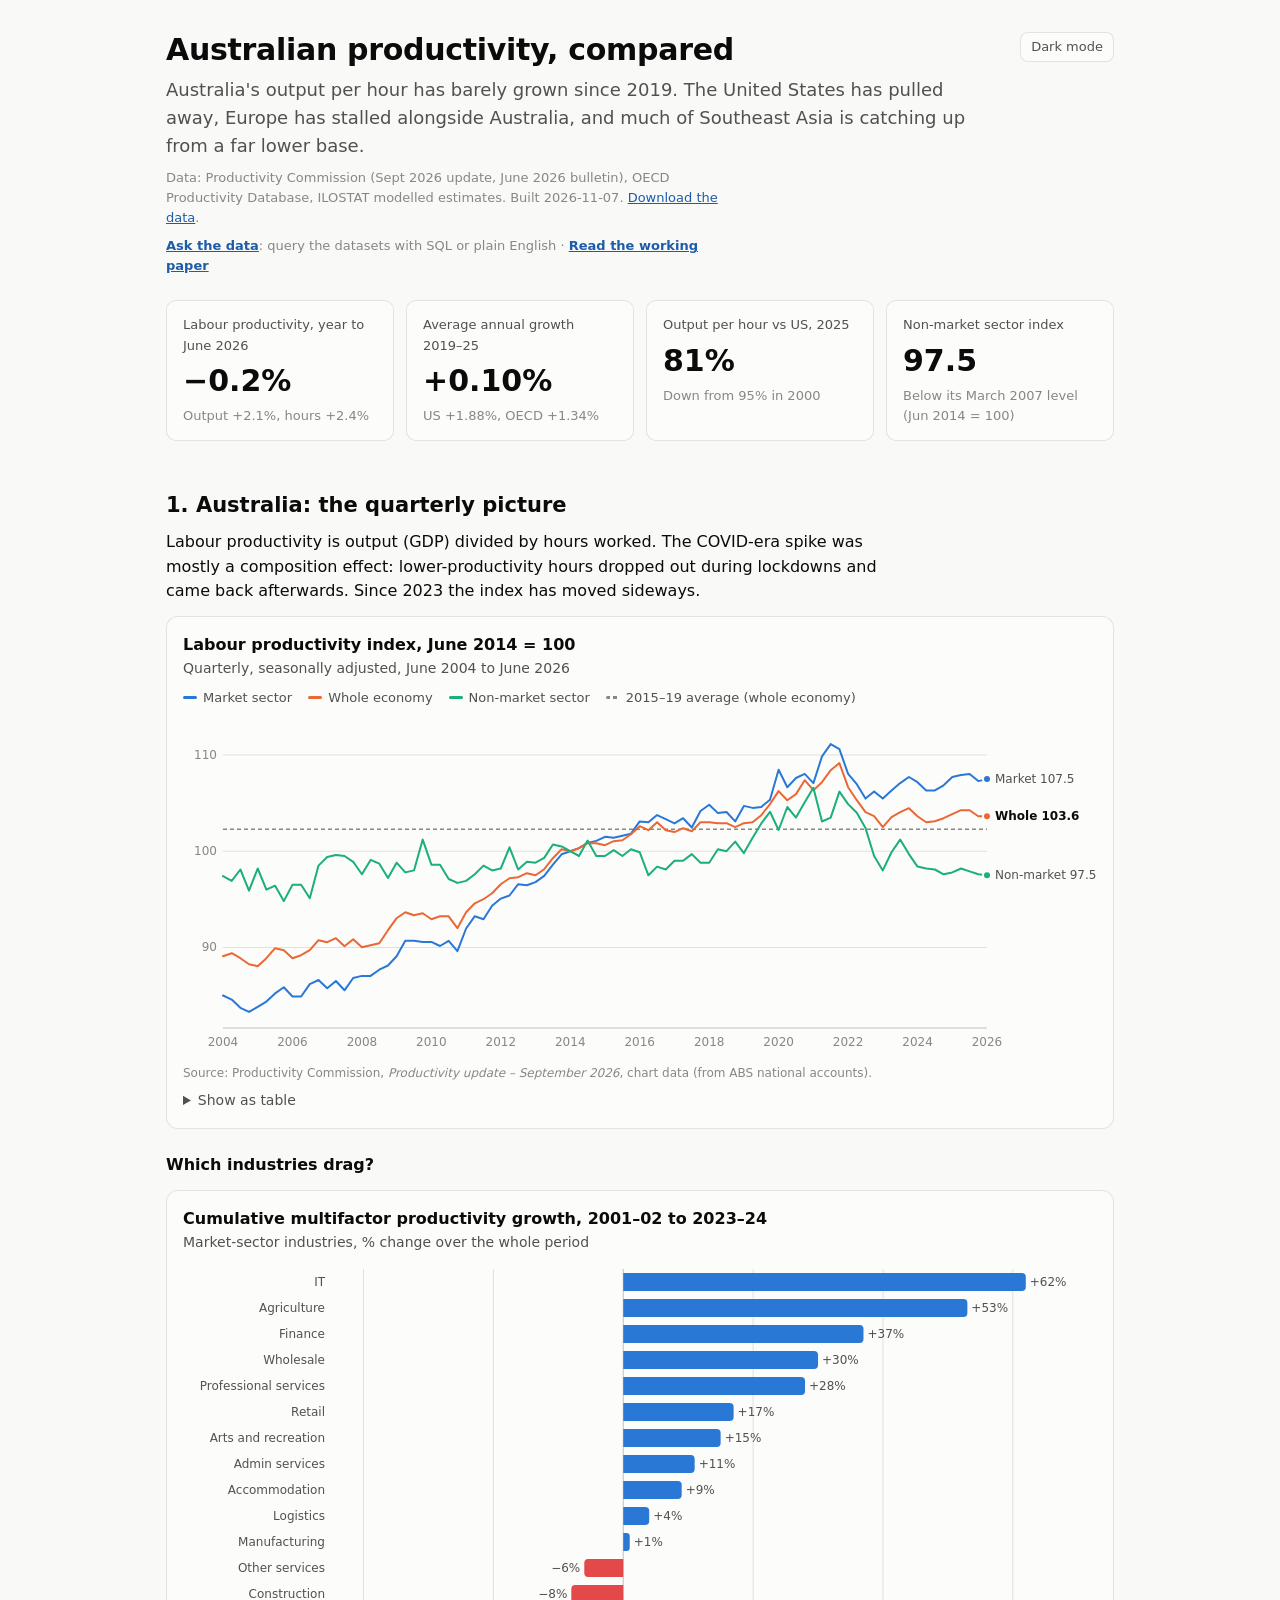
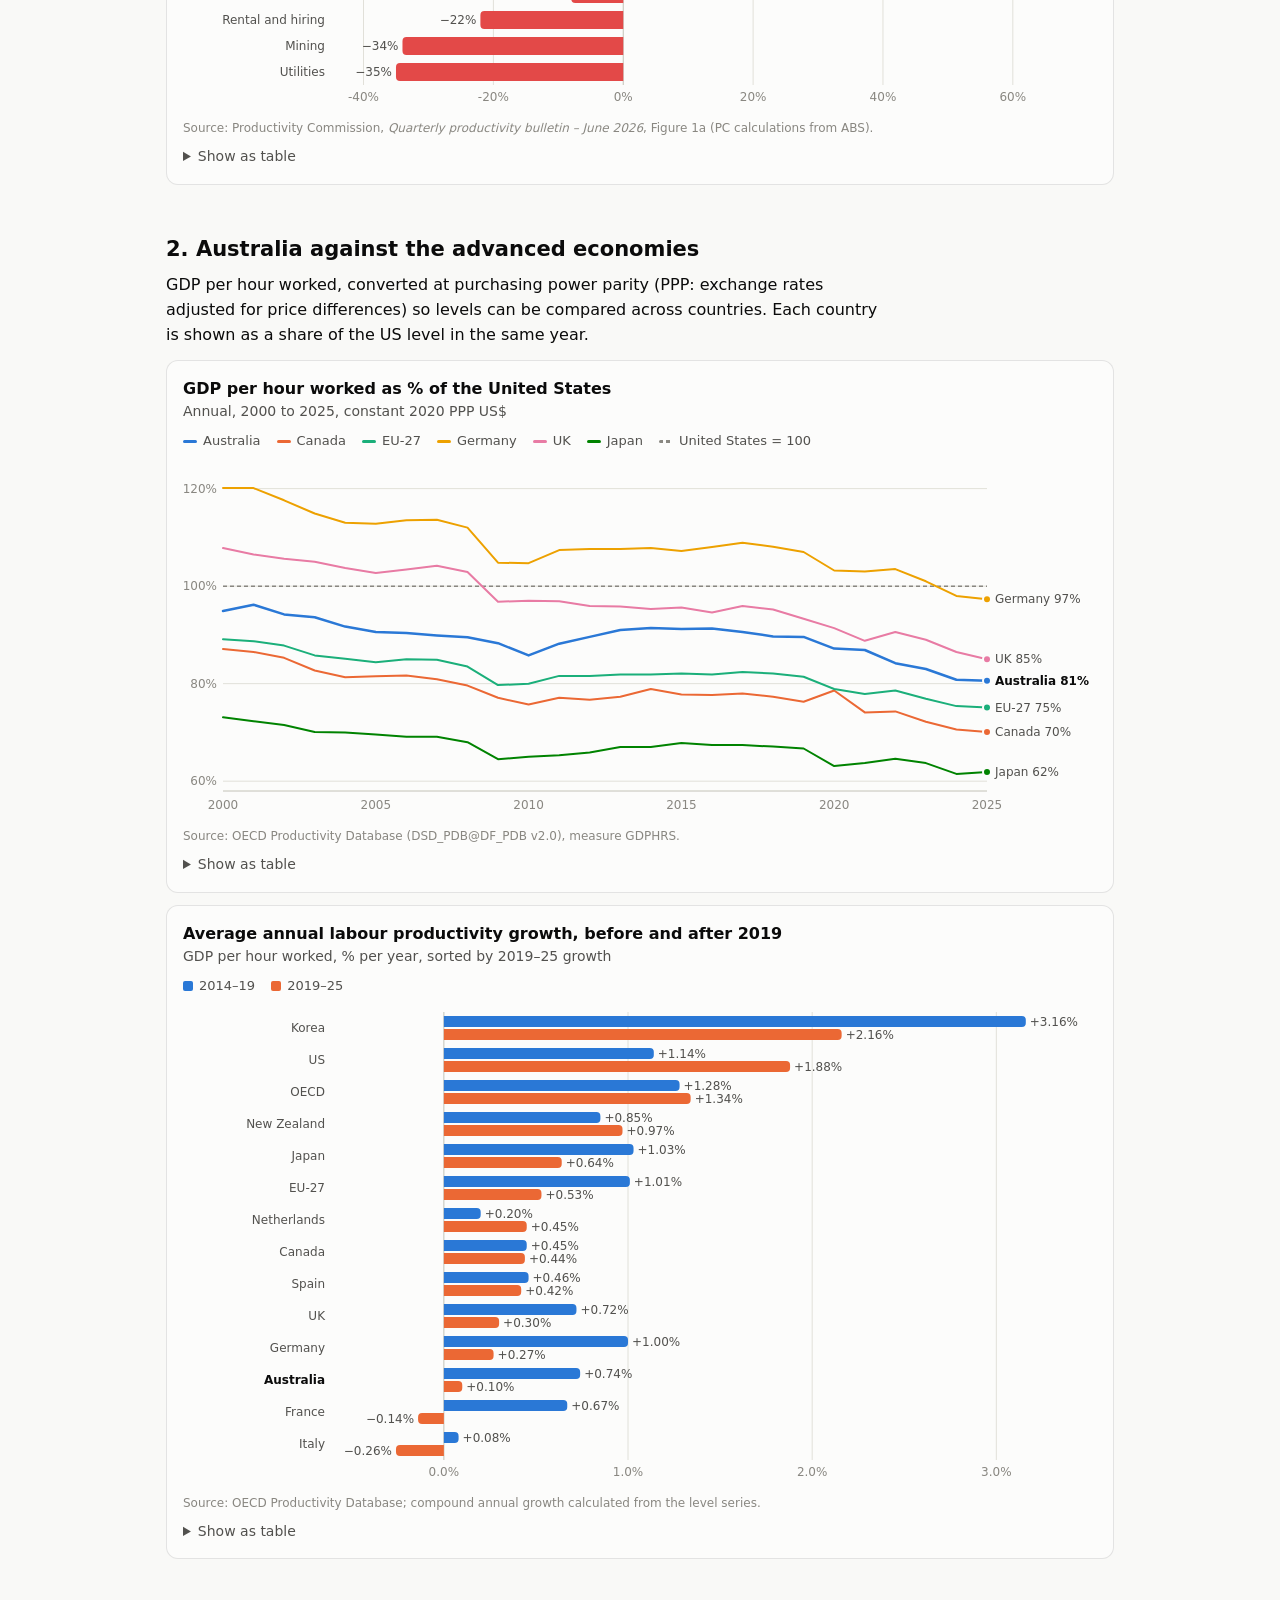
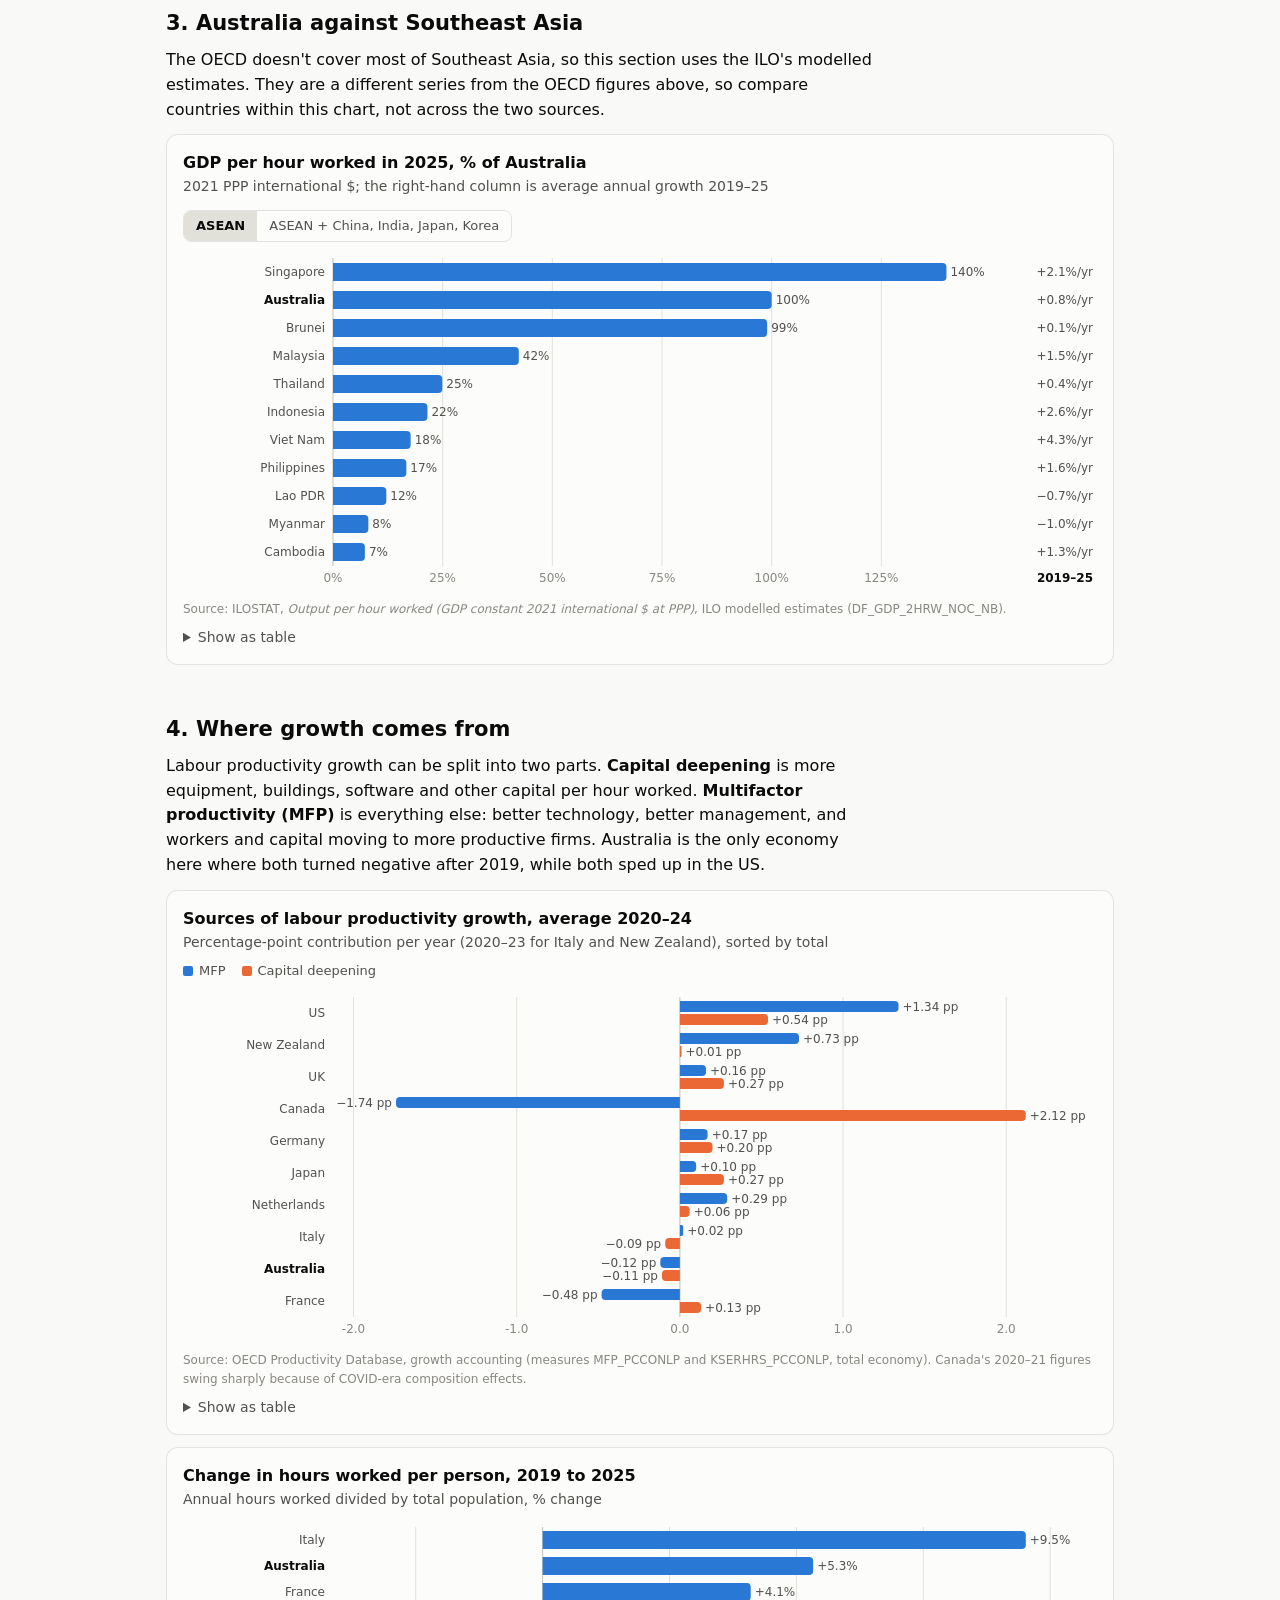
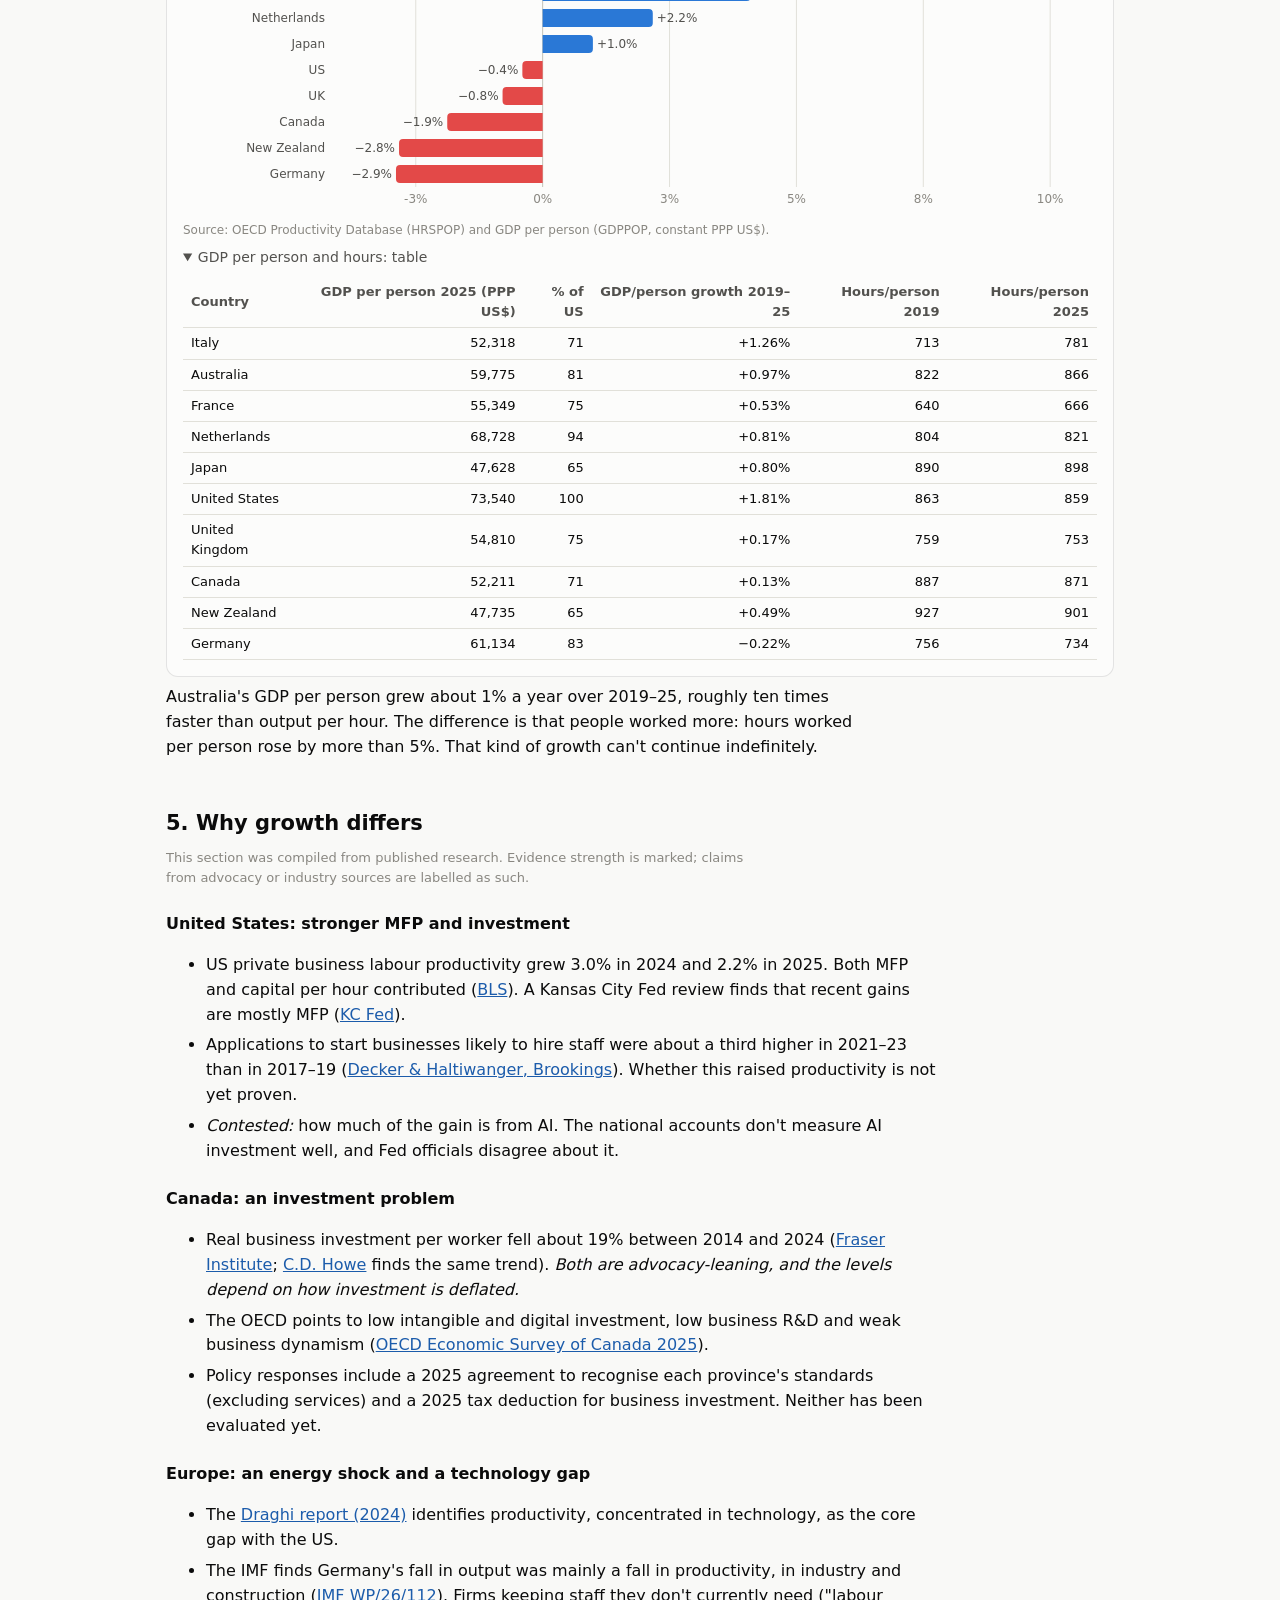
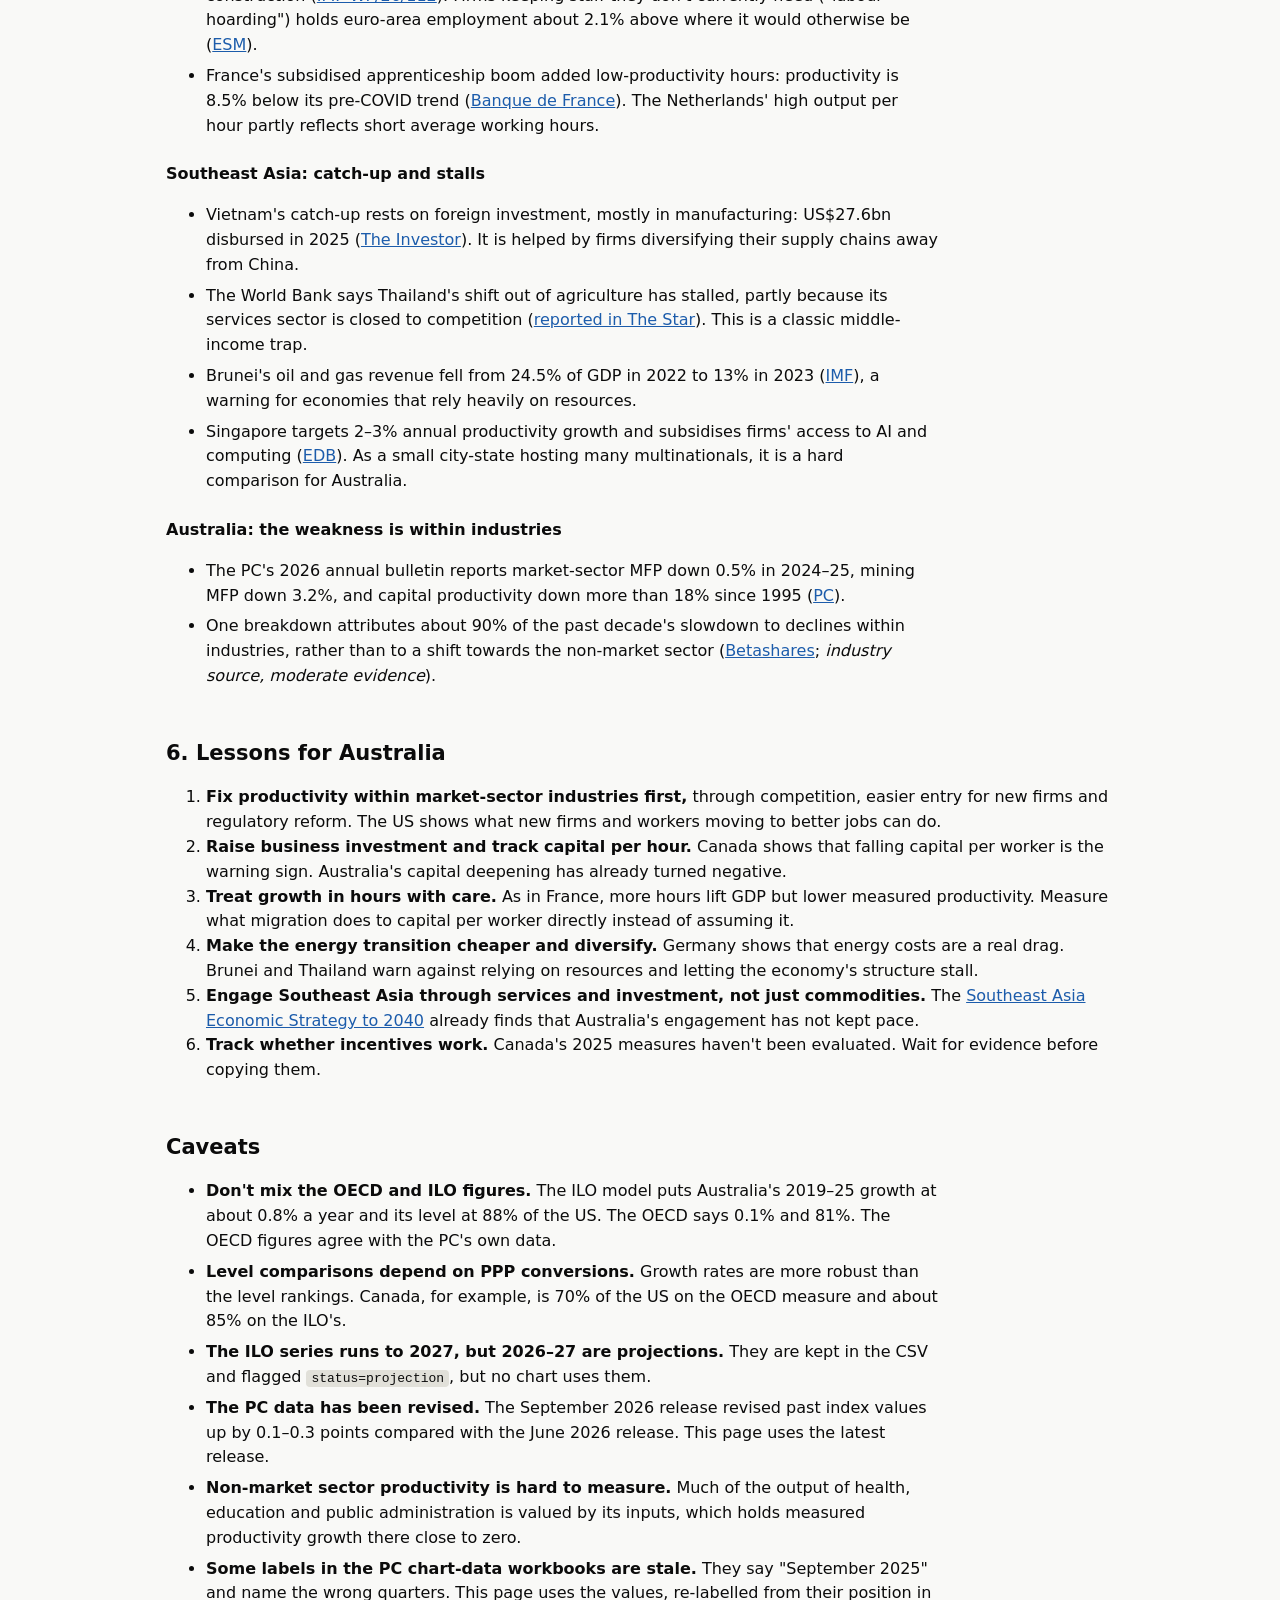
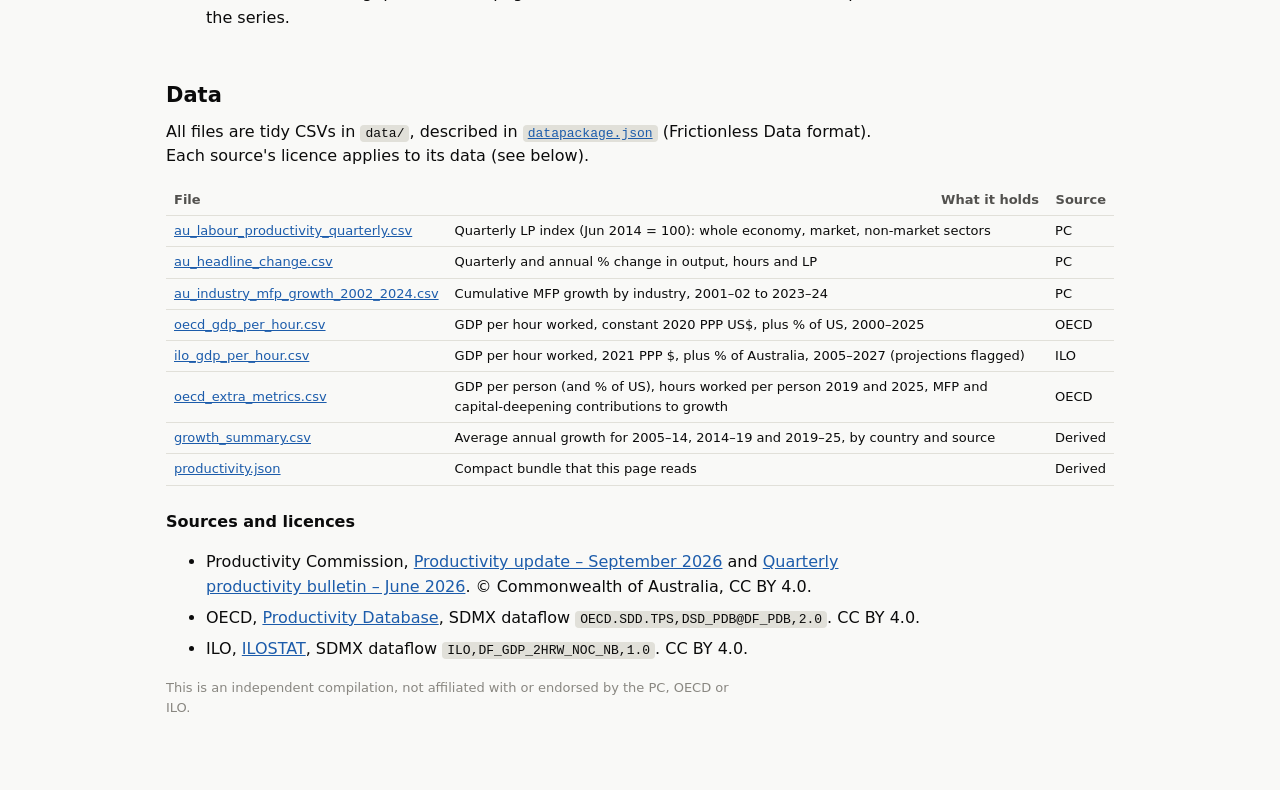
<file: index.html>
<!doctype html>
<html lang="en">
<head>
<meta charset="utf-8">
<meta name="viewport" content="width=device-width, initial-scale=1">
<title>Australian Productivity Compared</title>
<meta name="description" content="Australia's labour productivity from Productivity Commission data, compared with the US, Canada, Europe and Southeast Asia using OECD and ILO data. Open datasets included.">
<style>
:root {
  color-scheme: light;
  --page: #f9f9f7; --surface: #fcfcfb; --border: rgba(11,11,11,0.10);
  --ink: #0b0b0b; --ink-2: #52514e; --muted: #898781;
  --grid: #e1e0d9; --axis: #c3c2b7;
  --s1: #2a78d6; --s2: #eb6834; --s3: #1baf7a; --s4: #eda100; --s5: #e87ba4; --s6: #008300;
  --pos: #2a78d6; --neg: #e34948; --ref: #898781;
  --link: #1c5cab;
}
@media (prefers-color-scheme: dark) {
  :root:not([data-theme="light"]) {
    color-scheme: dark;
    --page: #0d0d0d; --surface: #1a1a19; --border: rgba(255,255,255,0.10);
    --ink: #f0efec; --ink-2: #c3c2b7; --muted: #898781;
    --grid: #2c2c2a; --axis: #383835;
    --s1: #3987e5; --s2: #d95926; --s3: #199e70; --s4: #c98500; --s5: #d55181; --s6: #008300;
    --pos: #3987e5; --neg: #e66767; --link: #86b6ef;
  }
}
:root[data-theme="dark"] {
  color-scheme: dark;
  --page: #0d0d0d; --surface: #1a1a19; --border: rgba(255,255,255,0.10);
  --ink: #f0efec; --ink-2: #c3c2b7; --muted: #898781;
  --grid: #2c2c2a; --axis: #383835;
  --s1: #3987e5; --s2: #d95926; --s3: #199e70; --s4: #c98500; --s5: #d55181; --s6: #008300;
  --pos: #3987e5; --neg: #e66767; --link: #86b6ef;
}
* { box-sizing: border-box; }
body { margin: 0; background: var(--page); color: var(--ink);
  font: 16px/1.55 system-ui, -apple-system, "Segoe UI", sans-serif; }
main { max-width: 980px; margin: 0 auto; padding: 32px 16px 64px; }
a { color: var(--link); }
h1 { font-size: 30px; line-height: 1.2; margin: 0 0 8px; letter-spacing: -0.01em; }
h2 { font-size: 21px; margin: 48px 0 6px; }
h3 { font-size: 16px; margin: 24px 0 4px; }
p { margin: 8px 0; max-width: 70ch; }
.lede { color: var(--ink-2); font-size: 18px; }
.meta { color: var(--muted); font-size: 13px; }
.tiles { display: grid; grid-template-columns: repeat(auto-fit, minmax(200px, 1fr)); gap: 12px; margin: 24px 0 8px; }
.tile { background: var(--surface); border: 1px solid var(--border); border-radius: 10px; padding: 14px 16px; }
.tile .k { font-size: 13px; color: var(--ink-2); }
.tile .v { font-size: 30px; font-weight: 650; margin: 2px 0; }
.tile .s { font-size: 13px; color: var(--muted); }
.card { background: var(--surface); border: 1px solid var(--border); border-radius: 12px; padding: 16px; margin-top: 12px; }
.card .title { font-weight: 600; }
.card .sub { color: var(--ink-2); font-size: 14px; margin-bottom: 8px; }
.legend { display: flex; flex-wrap: wrap; gap: 6px 16px; font-size: 13px; color: var(--ink-2); margin: 4px 0 8px; }
.legend span { display: inline-flex; align-items: center; gap: 6px; }
.legend i { width: 14px; height: 3px; border-radius: 2px; display: inline-block; }
.legend i.sq { height: 10px; width: 10px; border-radius: 2px; }
.legend i.dash { background: repeating-linear-gradient(90deg, var(--ref) 0 4px, transparent 4px 7px) !important; }
.chart { position: relative; width: 100%; }
.chart svg { display: block; width: 100%; height: auto; overflow: visible; }
.chart text { font-size: 12px; fill: var(--muted); font-variant-numeric: tabular-nums; }
.chart text.lbl { fill: var(--ink-2); }
.chart text.lbl-strong { fill: var(--ink); font-weight: 600; }
.tip { position: absolute; pointer-events: none; background: var(--surface); color: var(--ink);
  border: 1px solid var(--border); border-radius: 8px; padding: 8px 10px; font-size: 13px;
  box-shadow: 0 4px 16px rgba(0,0,0,.12); white-space: nowrap; opacity: 0; transition: opacity .1s; z-index: 2; }
.tip b { font-weight: 600; }
.tip .row { display: flex; align-items: center; gap: 6px; font-variant-numeric: tabular-nums; }
.tip .row i { width: 8px; height: 8px; border-radius: 50%; display: inline-block; }
.source { font-size: 12px; color: var(--muted); margin-top: 8px; }
details { margin-top: 8px; font-size: 14px; }
summary { cursor: pointer; color: var(--ink-2); }
.tbl-wrap { overflow-x: auto; }
table { border-collapse: collapse; width: 100%; font-size: 13px; font-variant-numeric: tabular-nums; margin-top: 8px; }
th, td { text-align: right; padding: 5px 8px; border-bottom: 1px solid var(--grid); }
th:first-child, td:first-child { text-align: left; }
th { color: var(--ink-2); font-weight: 600; }
.seg { display: inline-flex; border: 1px solid var(--border); border-radius: 8px; overflow: hidden; margin: 4px 0 8px; }
.seg button { font: inherit; font-size: 13px; padding: 5px 12px; border: 0; background: transparent; color: var(--ink-2); cursor: pointer; }
.seg button[aria-pressed="true"] { background: var(--grid); color: var(--ink); font-weight: 600; }
ul.notes li { margin: 6px 0; max-width: 72ch; }
code { font-size: 13px; background: var(--grid); padding: 1px 5px; border-radius: 4px; }
.theme-toggle { float: right; font: inherit; font-size: 13px; background: var(--surface); color: var(--ink-2);
  border: 1px solid var(--border); border-radius: 8px; padding: 4px 10px; cursor: pointer; }
@media (max-width: 560px) { h1 { font-size: 24px; } .tile .v { font-size: 26px; } }
</style>
</head>
<body>
<main>
  <button class="theme-toggle" id="themeBtn" type="button">Theme</button>
  <h1>Australian productivity, compared</h1>
  <p class="lede">Australia's output per hour has barely grown since 2019. The United States has pulled away, Europe has stalled alongside Australia, and much of Southeast Asia is catching up from a far lower base.</p>
  <p class="meta">Data: Productivity Commission (Sept 2026 update, June 2026 bulletin), OECD Productivity Database, ILOSTAT modelled estimates. Built <span id="built"></span>. <a href="#data">Download the data</a>.</p>
  <p class="meta"><a href="ask.html"><strong>Ask the data</strong></a>: query the datasets with SQL or plain English · <a href="paper/"><strong>Read the working paper</strong></a></p>

  <div class="tiles" id="tiles"></div>

  <h2>1. Australia: the quarterly picture</h2>
  <p>Labour productivity is output (GDP) divided by hours worked. The COVID-era spike was mostly a composition effect: lower-productivity hours dropped out during lockdowns and came back afterwards. Since 2023 the index has moved sideways.</p>
  <div class="card">
    <div class="title">Labour productivity index, June 2014 = 100</div>
    <div class="sub">Quarterly, seasonally adjusted, June 2004 to June 2026</div>
    <div class="legend" id="lgAu"></div>
    <div class="chart" id="chAu"></div>
    <div class="source">Source: Productivity Commission, <i>Productivity update – September 2026</i>, chart data (from ABS national accounts).</div>
    <details><summary>Show as table</summary><div class="tbl-wrap" id="tbAu"></div></details>
  </div>

  <h3>Which industries drag?</h3>
  <div class="card">
    <div class="title">Cumulative multifactor productivity growth, 2001–02 to 2023–24</div>
    <div class="sub">Market-sector industries, % change over the whole period</div>
    <div class="chart" id="chInd"></div>
    <div class="source">Source: Productivity Commission, <i>Quarterly productivity bulletin – June 2026</i>, Figure 1a (PC calculations from ABS).</div>
    <details><summary>Show as table</summary><div class="tbl-wrap" id="tbInd"></div></details>
  </div>

  <h2>2. Australia against the advanced economies</h2>
  <p>GDP per hour worked, converted at purchasing power parity (PPP: exchange rates adjusted for price differences) so levels can be compared across countries. Each country is shown as a share of the US level in the same year.</p>
  <div class="card">
    <div class="title">GDP per hour worked as % of the United States</div>
    <div class="sub">Annual, 2000 to <span class="oecdLast"></span>, constant 2020 PPP US$</div>
    <div class="legend" id="lgGap"></div>
    <div class="chart" id="chGap"></div>
    <div class="source">Source: OECD Productivity Database (DSD_PDB@DF_PDB v2.0), measure GDPHRS.</div>
    <details><summary>Show as table</summary><div class="tbl-wrap" id="tbGap"></div></details>
  </div>

  <div class="card">
    <div class="title">Average annual labour productivity growth, before and after 2019</div>
    <div class="sub">GDP per hour worked, % per year, sorted by 2019–25 growth</div>
    <div class="legend" id="lgGr"></div>
    <div class="chart" id="chGr"></div>
    <div class="source">Source: OECD Productivity Database; compound annual growth calculated from the level series.</div>
    <details><summary>Show as table</summary><div class="tbl-wrap" id="tbGr"></div></details>
  </div>

  <h2>3. Australia against Southeast Asia</h2>
  <p>The OECD doesn't cover most of Southeast Asia, so this section uses the ILO's modelled estimates. They are a different series from the OECD figures above, so compare countries within this chart, not across the two sources.</p>
  <div class="card">
    <div class="title">GDP per hour worked in 2025, % of Australia</div>
    <div class="sub">2021 PPP international $; the right-hand column is average annual growth 2019–25</div>
    <div class="seg" role="group" aria-label="Country set">
      <button type="button" data-set="sea" aria-pressed="true">ASEAN</button>
      <button type="button" data-set="asia" aria-pressed="false">ASEAN + China, India, Japan, Korea</button>
    </div>
    <div class="chart" id="chSea"></div>
    <div class="source">Source: ILOSTAT, <i>Output per hour worked (GDP constant 2021 international $ at PPP)</i>, ILO modelled estimates (DF_GDP_2HRW_NOC_NB).</div>
    <details><summary>Show as table</summary><div class="tbl-wrap" id="tbSea"></div></details>
  </div>

  <h2>4. Where growth comes from</h2>
  <p>Labour productivity growth can be split into two parts. <b>Capital deepening</b> is more equipment, buildings, software and other capital per hour worked. <b>Multifactor productivity (MFP)</b> is everything else: better technology, better management, and workers and capital moving to more productive firms. Australia is the only economy here where both turned negative after 2019, while both sped up in the US.</p>
  <div class="card">
    <div class="title">Sources of labour productivity growth, average 2020–24</div>
    <div class="sub">Percentage-point contribution per year (2020–23 for Italy and New Zealand), sorted by total</div>
    <div class="legend" id="lgGA"></div>
    <div class="chart" id="chGA"></div>
    <div class="source">Source: OECD Productivity Database, growth accounting (measures MFP_PCCONLP and KSERHRS_PCCONLP, total economy). Canada's 2020–21 figures swing sharply because of COVID-era composition effects.</div>
    <details><summary>Show as table</summary><div class="tbl-wrap" id="tbGA"></div></details>
  </div>

  <div class="card">
    <div class="title">Change in hours worked per person, 2019 to 2025</div>
    <div class="sub">Annual hours worked divided by total population, % change</div>
    <div class="chart" id="chHrs"></div>
    <div class="source">Source: OECD Productivity Database (HRSPOP) and GDP per person (GDPPOP, constant PPP US$).</div>
    <details open><summary>GDP per person and hours: table</summary><div class="tbl-wrap" id="tbHrs"></div></details>
  </div>
  <p>Australia's GDP per person grew about 1% a year over 2019–25, roughly ten times faster than output per hour. The difference is that people worked more: hours worked per person rose by more than 5%. That kind of growth can't continue indefinitely.</p>

  <h2>5. Why growth differs</h2>
  <p class="meta">This section was compiled from published research. Evidence strength is marked; claims from advocacy or industry sources are labelled as such.</p>

  <h3>United States: stronger MFP and investment</h3>
  <ul class="notes">
    <li>US private business labour productivity grew 3.0% in 2024 and 2.2% in 2025. Both MFP and capital per hour contributed (<a href="https://www.bls.gov/news.release/prod3.nr0.htm">BLS</a>). A Kansas City Fed review finds that recent gains are mostly MFP (<a href="https://kansascityfed.org/research/economic-review/the-future-of-us-productivity-cautious-optimism-amid-uncertainty">KC Fed</a>).</li>
    <li>Applications to start businesses likely to hire staff were about a third higher in 2021–23 than in 2017–19 (<a href="https://www.brookings.edu/wp-content/uploads/2023/09/Decker-Haltiwanger_16820-BPEA-FA23_WEB.pdf">Decker &amp; Haltiwanger, Brookings</a>). Whether this raised productivity is not yet proven.</li>
    <li><i>Contested:</i> how much of the gain is from AI. The national accounts don't measure AI investment well, and Fed officials disagree about it.</li>
  </ul>

  <h3>Canada: an investment problem</h3>
  <ul class="notes">
    <li>Real business investment per worker fell about 19% between 2014 and 2024 (<a href="https://www.fraserinstitute.org/sites/default/files/2026-07/comparing-business-investment-per-worker-in-canada-and-united-states-2007-2024.pdf">Fraser Institute</a>; <a href="https://cdhowe.org/publication/canadas-investment-crisis-shrinking-capital-undermines-competitiveness-and-wages/">C.D. Howe</a> finds the same trend). <i>Both are advocacy-leaning, and the levels depend on how investment is deflated.</i></li>
    <li>The OECD points to low intangible and digital investment, low business R&amp;D and weak business dynamism (<a href="https://www.oecd.org/en/publications/2025/05/oecd-economic-surveys-canada-2025_ee18a269.html">OECD Economic Survey of Canada 2025</a>).</li>
    <li>Policy responses include a 2025 agreement to recognise each province's standards (excluding services) and a 2025 tax deduction for business investment. Neither has been evaluated yet.</li>
  </ul>

  <h3>Europe: an energy shock and a technology gap</h3>
  <ul class="notes">
    <li>The <a href="https://commission.europa.eu/document/download/97e481fd-2dc3-412d-be4c-f152a8232961_en?filename=The%20future%20of%20European%20competitiveness%20_%20A%20competitiveness%20strategy%20for%20Europe.pdf">Draghi report (2024)</a> identifies productivity, concentrated in technology, as the core gap with the US.</li>
    <li>The IMF finds Germany's fall in output was mainly a fall in productivity, in industry and construction (<a href="https://www.imf.org/-/media/files/publications/wp/2026/english/wpiea2026112-source-pdf.pdf">IMF WP/26/112</a>). Firms keeping staff they don't currently need ("labour hoarding") holds euro-area employment about 2.1% above where it would otherwise be (<a href="https://www.esm.europa.eu/blog/labour-hoarding-euro-areas-achilles-heel">ESM</a>).</li>
    <li>France's subsidised apprenticeship boom added low-productivity hours: productivity is 8.5% below its pre-COVID trend (<a href="https://banque-france.fr/system/files/2024-06/284024_BDF251_1_Pertes_prod-EN_VF.pdf">Banque de France</a>). The Netherlands' high output per hour partly reflects short average working hours.</li>
  </ul>

  <h3>Southeast Asia: catch-up and stalls</h3>
  <ul class="notes">
    <li>Vietnam's catch-up rests on foreign investment, mostly in manufacturing: US$27.6bn disbursed in 2025 (<a href="https://theinvestor.vn/vietnams-2025-fdi-disbursement-hits-5-year-high-d18057.html">The Investor</a>). It is helped by firms diversifying their supply chains away from China.</li>
    <li>The World Bank says Thailand's shift out of agriculture has stalled, partly because its services sector is closed to competition (<a href="https://www.thestar.com.my/aseanplus/aseanplus-news/2025/10/09/world-bank-urges-thailand-to-chart-new-course-to-escape-middle-income-trap">reported in The Star</a>). This is a classic middle-income trap.</li>
    <li>Brunei's oil and gas revenue fell from 24.5% of GDP in 2022 to 13% in 2023 (<a href="https://www.imf.org/en/News/Articles/2024/09/25/pr-24340-brunei-imf-concludes-2024-article-iv-consultation">IMF</a>), a warning for economies that rely heavily on resources.</li>
    <li>Singapore targets 2–3% annual productivity growth and subsidises firms' access to AI and computing (<a href="https://www.edb.gov.sg/en/business-insights/insights/singapore-budget-2025-how-businesses-are-getting-help-with-costs-competition-and-transformation.html">EDB</a>). As a small city-state hosting many multinationals, it is a hard comparison for Australia.</li>
  </ul>

  <h3>Australia: the weakness is within industries</h3>
  <ul class="notes">
    <li>The PC's 2026 annual bulletin reports market-sector MFP down 0.5% in 2024–25, mining MFP down 3.2%, and capital productivity down more than 18% since 1995 (<a href="https://www.pc.gov.au/ongoing/productivity-insights/bulletins/bulletin-2026">PC</a>).</li>
    <li>One breakdown attributes about 90% of the past decade's slowdown to declines within industries, rather than to a shift towards the non-market sector (<a href="https://www.betashares.com.au/advisers/insights/australias-productivity-puzzle/">Betashares</a>; <i>industry source, moderate evidence</i>).</li>
  </ul>

  <h2>6. Lessons for Australia</h2>
  <ol class="notes">
    <li><b>Fix productivity within market-sector industries first,</b> through competition, easier entry for new firms and regulatory reform. The US shows what new firms and workers moving to better jobs can do.</li>
    <li><b>Raise business investment and track capital per hour.</b> Canada shows that falling capital per worker is the warning sign. Australia's capital deepening has already turned negative.</li>
    <li><b>Treat growth in hours with care.</b> As in France, more hours lift GDP but lower measured productivity. Measure what migration does to capital per worker directly instead of assuming it.</li>
    <li><b>Make the energy transition cheaper and diversify.</b> Germany shows that energy costs are a real drag. Brunei and Thailand warn against relying on resources and letting the economy's structure stall.</li>
    <li><b>Engage Southeast Asia through services and investment, not just commodities.</b> The <a href="https://www.pm.gov.au/media/southeast-asia-economic-strategy-2040">Southeast Asia Economic Strategy to 2040</a> already finds that Australia's engagement has not kept pace.</li>
    <li><b>Track whether incentives work.</b> Canada's 2025 measures haven't been evaluated. Wait for evidence before copying them.</li>
  </ol>

  <h2>Caveats</h2>
  <ul class="notes">
    <li><b>Don't mix the OECD and ILO figures.</b> The ILO model puts Australia's 2019–25 growth at about 0.8% a year and its level at 88% of the US. The OECD says 0.1% and 81%. The OECD figures agree with the PC's own data.</li>
    <li><b>Level comparisons depend on PPP conversions.</b> Growth rates are more robust than the level rankings. Canada, for example, is 70% of the US on the OECD measure and about 85% on the ILO's.</li>
    <li><b>The ILO series runs to 2027, but 2026–27 are projections.</b> They are kept in the CSV and flagged <code>status=projection</code>, but no chart uses them.</li>
    <li><b>The PC data has been revised.</b> The September 2026 release revised past index values up by 0.1–0.3 points compared with the June 2026 release. This page uses the latest release.</li>
    <li><b>Non-market sector productivity is hard to measure.</b> Much of the output of health, education and public administration is valued by its inputs, which holds measured productivity growth there close to zero.</li>
    <li><b>Some labels in the PC chart-data workbooks are stale.</b> They say "September 2025" and name the wrong quarters. This page uses the values, re-labelled from their position in the series.</li>
  </ul>

  <h2 id="data">Data</h2>
  <p>All files are tidy CSVs in <code>data/</code>, described in <a href="data/datapackage.json"><code>datapackage.json</code></a> (Frictionless Data format). Each source's licence applies to its data (see below).</p>
  <div class="tbl-wrap"><table>
    <thead><tr><th>File</th><th>What it holds</th><th>Source</th></tr></thead>
    <tbody>
      <tr><td><a href="data/au_labour_productivity_quarterly.csv">au_labour_productivity_quarterly.csv</a></td><td style="text-align:left">Quarterly LP index (Jun 2014 = 100): whole economy, market, non-market sectors</td><td style="text-align:left">PC</td></tr>
      <tr><td><a href="data/au_headline_change.csv">au_headline_change.csv</a></td><td style="text-align:left">Quarterly and annual % change in output, hours and LP</td><td style="text-align:left">PC</td></tr>
      <tr><td><a href="data/au_industry_mfp_growth_2002_2024.csv">au_industry_mfp_growth_2002_2024.csv</a></td><td style="text-align:left">Cumulative MFP growth by industry, 2001–02 to 2023–24</td><td style="text-align:left">PC</td></tr>
      <tr><td><a href="data/oecd_gdp_per_hour.csv">oecd_gdp_per_hour.csv</a></td><td style="text-align:left">GDP per hour worked, constant 2020 PPP US$, plus % of US, 2000–2025</td><td style="text-align:left">OECD</td></tr>
      <tr><td><a href="data/ilo_gdp_per_hour.csv">ilo_gdp_per_hour.csv</a></td><td style="text-align:left">GDP per hour worked, 2021 PPP $, plus % of Australia, 2005–2027 (projections flagged)</td><td style="text-align:left">ILO</td></tr>
      <tr><td><a href="data/oecd_extra_metrics.csv">oecd_extra_metrics.csv</a></td><td style="text-align:left">GDP per person (and % of US), hours worked per person 2019 and 2025, MFP and capital-deepening contributions to growth</td><td style="text-align:left">OECD</td></tr>
      <tr><td><a href="data/growth_summary.csv">growth_summary.csv</a></td><td style="text-align:left">Average annual growth for 2005–14, 2014–19 and 2019–25, by country and source</td><td style="text-align:left">Derived</td></tr>
      <tr><td><a href="data/productivity.json">productivity.json</a></td><td style="text-align:left">Compact bundle that this page reads</td><td style="text-align:left">Derived</td></tr>
    </tbody>
  </table></div>
  <h3>Sources and licences</h3>
  <ul class="notes">
    <li>Productivity Commission, <a href="https://www.pc.gov.au/ongoing/productivity-insights/update-september-2026">Productivity update – September 2026</a> and <a href="https://www.pc.gov.au/ongoing/productivity-insights/bulletins/quarterly-bulletin-june-2026">Quarterly productivity bulletin – June 2026</a>. © Commonwealth of Australia, CC BY 4.0.</li>
    <li>OECD, <a href="https://data-explorer.oecd.org/">Productivity Database</a>, SDMX dataflow <code>OECD.SDD.TPS,DSD_PDB@DF_PDB,2.0</code>. CC BY 4.0.</li>
    <li>ILO, <a href="https://ilostat.ilo.org/">ILOSTAT</a>, SDMX dataflow <code>ILO,DF_GDP_2HRW_NOC_NB,1.0</code>. CC BY 4.0.</li>
  </ul>
  <p class="meta">This is an independent compilation, not affiliated with or endorsed by the PC, OECD or ILO.</p>
</main>

<script>
(() => {
  const $ = s => document.querySelector(s);
  const css = v => getComputedStyle(document.documentElement).getPropertyValue(v).trim();
  const NS = 'http://www.w3.org/2000/svg';
  const el = (tag, attrs = {}, parent) => { const e = document.createElementNS(NS, tag); for (const k in attrs) e.setAttribute(k, attrs[k]); if (parent) parent.appendChild(e); return e; };
  const fmt = (v, d = 1) => v == null ? '–' : (+v).toFixed(d);
  const sgn = (v, d = 1) => v == null ? '–' : (v > 0 ? '+' : v < 0 ? '−' : '') + Math.abs(v).toFixed(d);

  // theme toggle (per-viewer convenience only)
  const root = document.documentElement;
  try { const t = localStorage.getItem('theme'); if (t) root.dataset.theme = t; } catch (e) {}
  const isDark = () => root.dataset.theme ? root.dataset.theme === 'dark' : matchMedia('(prefers-color-scheme: dark)').matches;
  $('#themeBtn').textContent = isDark() ? 'Light mode' : 'Dark mode';
  $('#themeBtn').onclick = () => {
    root.dataset.theme = isDark() ? 'light' : 'dark';
    try { localStorage.setItem('theme', root.dataset.theme); } catch (e) {}
    $('#themeBtn').textContent = isDark() ? 'Light mode' : 'Dark mode';
    renderAll();
  };
  matchMedia('(prefers-color-scheme: dark)').addEventListener('change', () => renderAll());

  function niceTicks(min, max, n = 5) {
    const span = max - min, step0 = span / n, mag = Math.pow(10, Math.floor(Math.log10(step0)));
    const step = [1, 2, 2.5, 5, 10].map(m => m * mag).find(s => span / s <= n) || 10 * mag;
    const out = []; for (let v = Math.ceil(min / step) * step; v <= max + 1e-9; v += step) out.push(+v.toFixed(10));
    return out;
  }
  function tipFor(container) {
    let t = container.querySelector('.tip');
    if (!t) { t = document.createElement('div'); t.className = 'tip'; container.appendChild(t); }
    return {
      show(html, x, y) {
        t.innerHTML = html; t.style.opacity = 1;
        const w = t.offsetWidth, cw = container.clientWidth;
        t.style.left = Math.max(0, Math.min(cw - w, x + 14)) + 'px';
        t.style.top = Math.max(0, y - t.offsetHeight - 10) + 'px';
      },
      hide() { t.style.opacity = 0; }
    };
  }
  function table(target, head, rows) {
    target.innerHTML = '<table><thead><tr>' + head.map(h => `<th>${h}</th>`).join('') + '</tr></thead><tbody>' +
      rows.map(r => '<tr>' + r.map(c => `<td>${c}</td>`).join('') + '</tr>').join('') + '</tbody></table>';
  }
  function legend(target, items, kind = 'line') {
    target.innerHTML = items.map(it => `<span><i class="${it.dash ? 'dash' : kind === 'sq' ? 'sq' : ''}" style="background:${css(it.color) || it.color}"></i>${it.label}</span>`).join('');
  }

  // ---------- generic multi-line chart with crosshair ----------
  function lineChart(box, { xs, series, yFmt, xLabel, refLines = [], endLabels = true, height = 340, xTickEvery }) {
    box.innerHTML = '';
    const W = Math.max(320, box.clientWidth), H = height;
    const m = { t: 12, r: endLabels ? (W < 520 ? 70 : 110) : 16, b: 28, l: 40 };
    const svg = el('svg', { viewBox: `0 0 ${W} ${H}`, role: 'img' }, box);
    const all = series.flatMap(s => s.values.filter(v => v != null)).concat(refLines.map(r => r.y));
    let lo = Math.min(...all), hi = Math.max(...all); const pad = (hi - lo) * 0.06; lo -= pad; hi += pad;
    const ticks = niceTicks(lo, hi, 5); lo = Math.min(lo, ticks[0]); hi = Math.max(hi, ticks[ticks.length - 1]);
    const X = i => m.l + (W - m.l - m.r) * i / (xs.length - 1);
    const Y = v => m.t + (H - m.t - m.b) * (1 - (v - lo) / (hi - lo));
    ticks.forEach(t => {
      el('line', { x1: m.l, x2: W - m.r, y1: Y(t), y2: Y(t), stroke: css('--grid'), 'stroke-width': 1 }, svg);
      el('text', { x: m.l - 6, y: Y(t) + 4, 'text-anchor': 'end' }, svg).textContent = yFmt(t);
    });
    el('line', { x1: m.l, x2: W - m.r, y1: H - m.b, y2: H - m.b, stroke: css('--axis'), 'stroke-width': 1 }, svg);
    const every = xTickEvery || Math.ceil(xs.length / (W < 520 ? 4 : 8));
    xs.forEach((x, i) => { if (i % every === 0) el('text', { x: X(i), y: H - m.b + 18, 'text-anchor': 'middle' }, svg).textContent = xLabel(x); });
    refLines.forEach(r => {
      el('line', { x1: m.l, x2: W - m.r, y1: Y(r.y), y2: Y(r.y), stroke: css('--ref'), 'stroke-width': 1.5, 'stroke-dasharray': '4 3' }, svg);
      if (r.label) el('text', { x: m.l + 6, y: Y(r.y) - 6, class: 'lbl' }, svg).textContent = r.label;
    });
    series.forEach(s => {
      let d = ''; s.values.forEach((v, i) => { if (v == null) return; d += (d ? 'L' : 'M') + X(i).toFixed(1) + ',' + Y(v).toFixed(1); });
      el('path', { d, fill: 'none', stroke: css(s.color), 'stroke-width': s.width || 2, 'stroke-linejoin': 'round', 'stroke-linecap': 'round' }, svg);
    });
    if (endLabels) {
      // end labels with simple collision avoidance
      const labs = series.map(s => { const i = s.values.length - 1; return { s, y: Y(s.values[i]), v: s.values[i] }; }).sort((a, b) => a.y - b.y);
      for (let i = 1; i < labs.length; i++) if (labs[i].y - labs[i - 1].y < 14) labs[i].y = labs[i - 1].y + 14;
      labs.forEach(l => {
        el('circle', { cx: X(xs.length - 1), cy: Y(l.v), r: 4, fill: css(l.s.color), stroke: css('--surface'), 'stroke-width': 2 }, svg);
        el('text', { x: X(xs.length - 1) + 8, y: l.y + 4, class: l.s.strong ? 'lbl-strong' : 'lbl' }, svg).textContent = `${l.s.short || l.s.label} ${yFmt(l.v)}`;
      });
    }
    // crosshair
    const cross = el('line', { y1: m.t, y2: H - m.b, stroke: css('--axis'), 'stroke-width': 1, opacity: 0 }, svg);
    const dots = series.map(s => el('circle', { r: 4, fill: css(s.color), stroke: css('--surface'), 'stroke-width': 2, opacity: 0 }, svg));
    const hit = el('rect', { x: m.l, y: m.t, width: W - m.l - m.r, height: H - m.t - m.b, fill: 'transparent' }, svg);
    const tip = tipFor(box);
    const move = ev => {
      const r = svg.getBoundingClientRect(), sx = (ev.clientX - r.left) * W / r.width;
      const i = Math.max(0, Math.min(xs.length - 1, Math.round((sx - m.l) / (W - m.l - m.r) * (xs.length - 1))));
      cross.setAttribute('x1', X(i)); cross.setAttribute('x2', X(i)); cross.setAttribute('opacity', 1);
      series.forEach((s, k) => { const v = s.values[i]; if (v == null) { dots[k].setAttribute('opacity', 0); return; } dots[k].setAttribute('cx', X(i)); dots[k].setAttribute('cy', Y(v)); dots[k].setAttribute('opacity', 1); });
      const rows = series.map(s => ({ s, v: s.values[i] })).filter(o => o.v != null).sort((a, b) => b.v - a.v)
        .map(o => `<div class="row"><i style="background:${css(o.s.color)}"></i>${o.s.label}: <b>${yFmt(o.v)}</b></div>`).join('');
      tip.show(`<div><b>${xLabel(xs[i], true)}</b></div>${rows}`, X(i) * r.width / W, ev.clientY - r.top);
    };
    hit.addEventListener('pointermove', move); hit.addEventListener('pointerdown', move);
    hit.addEventListener('pointerleave', () => { tip.hide(); cross.setAttribute('opacity', 0); dots.forEach(d => d.setAttribute('opacity', 0)); });
  }

  // ---------- horizontal bars (single or grouped) ----------
  function hBars(box, { cats, series, fmt: f, rowH = 30, rightCol, diverging, highlight }) {
    box.innerHTML = '';
    const W = Math.max(320, box.clientWidth), narrow = W < 520;
    const labW = narrow ? 92 : 150, rc = rightCol ? (narrow ? 54 : 80) : 0;
    const m = { t: 8, r: 46 + rc, b: 26, l: labW };
    const H = m.t + m.b + cats.length * rowH;
    const svg = el('svg', { viewBox: `0 0 ${W} ${H}`, role: 'img' }, box);
    const vals = series.flatMap(s => s.values); let lo = Math.min(0, ...vals), hi = Math.max(0, ...vals);
    const span0 = hi - lo; if (lo < 0) lo -= span0 * (narrow ? 0.16 : 0.1); hi += span0 * 0.04; // room for value labels
    const ticks = niceTicks(lo, hi, narrow ? 4 : 6); lo = Math.min(lo, ticks[0]); hi = Math.max(hi, ticks[ticks.length - 1]);
    const X = v => m.l + (W - m.l - m.r) * (v - lo) / (hi - lo);
    ticks.forEach(t => {
      el('line', { x1: X(t), x2: X(t), y1: m.t, y2: H - m.b, stroke: t === 0 ? css('--axis') : css('--grid'), 'stroke-width': 1 }, svg);
      el('text', { x: X(t), y: H - m.b + 16, 'text-anchor': 'middle' }, svg).textContent = f(t, true);
    });
    const tip = tipFor(box);
    const n = series.length, gap = 2, barH = Math.min(n === 1 ? 18 : 11, (rowH - 8 - gap * (n - 1)) / n);
    cats.forEach((c, ci) => {
      const y0 = m.t + ci * rowH + (rowH - (barH * n + gap * (n - 1))) / 2;
      el('text', { x: m.l - 8, y: m.t + ci * rowH + rowH / 2 + 4, 'text-anchor': 'end', class: highlight && highlight(c) ? 'lbl-strong' : 'lbl' }, svg).textContent = c.short || c.label;
      series.forEach((s, si) => {
        const v = s.values[ci], x0 = X(Math.min(0, v)), w = Math.max(1, Math.abs(X(v) - X(0)));
        const color = diverging ? (v >= 0 ? css('--pos') : css('--neg')) : css(s.color);
        // 4px rounded data end, square at baseline
        const y = y0 + si * (barH + gap), rr = Math.min(4, w / 2, barH / 2);
        const d = v >= 0
          ? `M${x0},${y}H${x0 + w - rr}Q${x0 + w},${y} ${x0 + w},${y + rr}V${y + barH - rr}Q${x0 + w},${y + barH} ${x0 + w - rr},${y + barH}H${x0}Z`
          : `M${x0 + w},${y}H${x0 + rr}Q${x0},${y} ${x0},${y + rr}V${y + barH - rr}Q${x0},${y + barH} ${x0 + rr},${y + barH}H${x0 + w}Z`;
        el('path', { d, fill: color }, svg);
        if (n === 1 || narrow === false) {
          const tx = v >= 0 ? X(v) + 4 : X(v) - 4;
          el('text', { x: tx, y: y + barH / 2 + 4, 'text-anchor': v >= 0 ? 'start' : 'end', class: 'lbl' }, svg).textContent = f(v);
        }
      });
      if (rightCol) el('text', { x: W - 4, y: m.t + ci * rowH + rowH / 2 + 4, 'text-anchor': 'end', class: 'lbl' }, svg).textContent = rightCol.fmt(c);
      const hit = el('rect', { x: 0, y: m.t + ci * rowH, width: W, height: rowH, fill: 'transparent' }, svg);
      const show = ev => {
        const r = svg.getBoundingClientRect();
        const rows = series.map(s => `<div class="row"><i style="background:${diverging ? (s.values[ci] >= 0 ? css('--pos') : css('--neg')) : css(s.color)}"></i>${s.label}: <b>${f(s.values[ci])}</b></div>`).join('');
        tip.show(`<div><b>${c.label}</b></div>${rows}${rightCol ? `<div class="row">${rightCol.label}: <b>${rightCol.fmt(c)}</b></div>` : ''}`, ev.clientX - r.left, ev.clientY - r.top);
        hit.setAttribute('fill', css('--grid')); hit.setAttribute('fill-opacity', 0.35);
      };
      hit.addEventListener('pointermove', show); hit.addEventListener('pointerdown', show);
      hit.addEventListener('pointerleave', () => { tip.hide(); hit.setAttribute('fill', 'transparent'); });
    });
    if (rightCol) el('text', { x: W - 4, y: H - m.b + 16, 'text-anchor': 'end', class: 'lbl-strong' }, svg).textContent = rightCol.head || '';
  }

  let D, seaSet = 'sea';
  const qLabel = (d, long) => { const [y, mo] = d.split('-'); const q = Math.ceil(+mo / 3); return long ? `${['Mar', 'Jun', 'Sep', 'Dec'][q - 1]} qtr ${y}` : y; };

  function renderAll() {
    if (!D) return;
    const au = D.au;
    // --- tiles
    const S = c => D.summary.find(s => s.code === c && s.source === 'OECD');
    const aus = S('AUS'), usa = S('USA');
    const gapNow = D.oecd.series.AUS.pct_of_us.at(-1);
    const nm = au.non_market_sector, nmNow = nm.at(-1);
    $('#tiles').innerHTML = [
      { k: 'Labour productivity, year to June 2026', v: sgn(au.headline.y_lp) + '%', s: `Output ${sgn(au.headline.y_output)}%, hours ${sgn(au.headline.y_hours)}%` },
      { k: 'Average annual growth 2019–25', v: sgn(aus.g2019_2025, 2) + '%', s: `US ${sgn(usa.g2019_2025, 2)}%, OECD ${sgn(S('OECD').g2019_2025, 2)}%` },
      { k: `Output per hour vs US, ${D.oecd.last_year}`, v: Math.round(gapNow) + '%', s: `Down from ${Math.round(D.oecd.series.AUS.pct_of_us[0])}% in 2000` },
      { k: 'Non-market sector index', v: fmt(nmNow), s: 'Below its March 2007 level (Jun 2014 = 100)' },
    ].map(t => `<div class="tile"><div class="k">${t.k}</div><div class="v">${t.v}</div><div class="s">${t.s}</div></div>`).join('');
    document.querySelectorAll('.oecdLast').forEach(e => e.textContent = D.oecd.last_year);

    // --- chart 1
    const auSeries = [
      { label: 'Market sector', short: 'Market', values: au.market_sector, color: '--s1' },
      { label: 'Whole economy', short: 'Whole', values: au.whole_economy, color: '--s2', strong: true },
      { label: 'Non-market sector', short: 'Non-market', values: au.non_market_sector, color: '--s3' },
    ];
    legend($('#lgAu'), [...auSeries.map(s => ({ label: s.label, color: s.color })), { label: '2015–19 average (whole economy)', color: '--ref', dash: true }]);
    lineChart($('#chAu'), { xs: au.quarters, series: auSeries, yFmt: v => fmt(v, v % 1 && Math.abs(v) < 1000 ? 1 : 0).replace(/\.0$/, ''), xLabel: qLabel,
      refLines: [{ y: au.avg_2015_2019.whole_economy }], xTickEvery: 8 });
    table($('#tbAu'), ['Quarter', 'Whole economy', 'Market', 'Non-market'],
      au.quarters.map((q, i) => [qLabel(q, true), fmt(au.whole_economy[i]), fmt(au.market_sector[i]), fmt(au.non_market_sector[i])]).reverse());

    // --- industry
    const ind = [...au.industry_mfp].sort((a, b) => b.value - a.value);
    hBars($('#chInd'), { cats: ind.map(d => ({ label: d.industry })), series: [{ label: 'Cumulative MFP growth', values: ind.map(d => d.value) }],
      fmt: (v, axis) => (axis ? fmt(v, 0) : sgn(v, 0)) + '%', diverging: true, rowH: 26 });
    table($('#tbInd'), ['Industry', 'Cumulative MFP growth, %'], ind.map(d => [d.industry, sgn(d.value, 0)]));

    // --- gap vs US
    const gapCodes = [['AUS', 'Australia', '--s1', true], ['CAN', 'Canada', '--s2'], ['EU27_2020', 'EU-27', '--s3'], ['DEU', 'Germany', '--s4'], ['GBR', 'UK', '--s5'], ['JPN', 'Japan', '--s6']];
    const yrs = D.oecd.series.USA.years;
    const gapSeries = gapCodes.map(([c, l, col, strong]) => ({ label: l, values: yrs.map(y => { const s = D.oecd.series[c]; const i = s.years.indexOf(y); return i < 0 ? null : s.pct_of_us[i]; }), color: col, strong, width: strong ? 2.5 : 2 }));
    legend($('#lgGap'), [...gapSeries.map(s => ({ label: s.label, color: s.color })), { label: 'United States = 100', color: '--ref', dash: true }]);
    lineChart($('#chGap'), { xs: yrs.map(String), series: gapSeries, yFmt: v => Math.round(v) + '%', xLabel: (y) => y, refLines: [{ y: 100 }], xTickEvery: 5, height: 360 });
    table($('#tbGap'), ['Year', ...gapSeries.map(s => s.label)], yrs.map((y, i) => [y, ...gapSeries.map(s => fmt(s.values[i]))]).reverse());

    // --- growth before/after
    const gr = D.summary.filter(s => s.source === 'OECD').sort((a, b) => b.g2019_2025 - a.g2019_2025);
    const shortName = { 'European Union (27)': 'EU-27', 'United States': 'US', 'United Kingdom': 'UK', 'OECD total': 'OECD' };
    const grS = [{ label: '2014–19', values: gr.map(s => s.g2014_2019), color: '--s1' }, { label: '2019–25', values: gr.map(s => s.g2019_2025), color: '--s2' }];
    legend($('#lgGr'), grS.map(s => ({ label: s.label, color: s.color })), 'sq');
    hBars($('#chGr'), { cats: gr.map(s => ({ label: s.country, short: shortName[s.country] || s.country, code: s.code })), series: grS,
      fmt: (v, axis) => (axis ? fmt(v, 1) : sgn(v, 2)) + '%', rowH: 32, highlight: c => c.code === 'AUS' });
    table($('#tbGr'), ['Country', '2005–14', '2014–19', '2019–25', `GDP/hr ${D.oecd.last_year} (US$)`], gr.map(s => [s.country, sgn(s.g2005_2014, 2), sgn(s.g2014_2019, 2), sgn(s.g2019_2025, 2), fmt(s.level_2025, 1)]));

    // --- SEA
    const ilo = D.summary.filter(s => s.source === 'ILO');
    const ausL = ilo.find(s => s.code === 'AUS').level_2025;
    const setCodes = seaSet === 'sea' ? ['AUS', 'SGP', 'BRN', 'MYS', 'THA', 'IDN', 'VNM', 'PHL', 'LAO', 'KHM', 'MMR']
      : ['AUS', 'SGP', 'BRN', 'JPN', 'KOR', 'MYS', 'CHN', 'THA', 'IDN', 'VNM', 'PHL', 'IND', 'LAO', 'KHM', 'MMR'];
    const sea = ilo.filter(s => setCodes.includes(s.code)).sort((a, b) => b.level_2025 - a.level_2025);
    const seaShort = { 'Brunei Darussalam': 'Brunei' };
    hBars($('#chSea'), { cats: sea.map(s => ({ label: s.country, short: seaShort[s.country] || s.country, code: s.code, g: s.g2019_2025 })),
      series: [{ label: '% of Australia', values: sea.map(s => 100 * s.level_2025 / ausL), color: '--s1' }],
      fmt: v => Math.round(v) + '%', rowH: 28, highlight: c => c.code === 'AUS',
      rightCol: { label: 'Growth 2019–25', head: '2019–25', fmt: c => sgn(c.g, 1) + '%/yr' } });
    table($('#tbSea'), ['Country', 'GDP/hr 2025 (2021 PPP $)', '% of Australia', '2014–19 growth', '2019–25 growth'],
      sea.map(s => [s.country, fmt(s.level_2025, 2), fmt(100 * s.level_2025 / ausL, 0), sgn(s.g2014_2019, 2), sgn(s.g2019_2025, 2)]));
  }

  function renderExtra() {
    const ex = D.extra; if (!ex) return;
    const sn = { 'United States': 'US', 'United Kingdom': 'UK' };
    const ga = [...ex].sort((a, b) => (b.mfp_contrib_2020_2024 + b.capdeep_contrib_2020_2024) - (a.mfp_contrib_2020_2024 + a.capdeep_contrib_2020_2024));
    const gaS = [{ label: 'MFP', values: ga.map(e => e.mfp_contrib_2020_2024), color: '--s1' }, { label: 'Capital deepening', values: ga.map(e => e.capdeep_contrib_2020_2024), color: '--s2' }];
    legend($('#lgGA'), gaS.map(s => ({ label: s.label, color: s.color })), 'sq');
    hBars($('#chGA'), { cats: ga.map(e => ({ label: e.country, short: sn[e.country] || e.country, code: e.code })), series: gaS,
      fmt: (v, axis) => (axis ? fmt(v, 1) : sgn(v, 2)) + (axis ? '' : ' pp'), rowH: 32, highlight: c => c.code === 'AUS' });
    table($('#tbGA'), ['Country', 'MFP 2015–19', 'MFP 2020–24', 'Capital 2015–19', 'Capital 2020–24'],
      ga.map(e => [e.country, sgn(e.mfp_contrib_2015_2019, 2), sgn(e.mfp_contrib_2020_2024, 2), sgn(e.capdeep_contrib_2015_2019, 2), sgn(e.capdeep_contrib_2020_2024, 2)]));
    const hr = [...ex].sort((a, b) => b.hrs_pop_change_2019_2025 - a.hrs_pop_change_2019_2025);
    hBars($('#chHrs'), { cats: hr.map(e => ({ label: e.country, short: sn[e.country] || e.country, code: e.code })),
      series: [{ label: 'Hours per person, 2019–25', values: hr.map(e => e.hrs_pop_change_2019_2025) }],
      fmt: (v, axis) => (axis ? fmt(v, 0) : sgn(v, 1)) + '%', diverging: true, rowH: 26, highlight: c => c.code === 'AUS' });
    table($('#tbHrs'), ['Country', 'GDP per person 2025 (PPP US$)', '% of US', 'GDP/person growth 2019–25', 'Hours/person 2019', 'Hours/person 2025'],
      hr.map(e => [e.country, Math.round(e.gdp_pc_2025).toLocaleString('en'), fmt(e.gdp_pc_pct_us_2025, 0), sgn(e.gdp_pc_growth_2019_2025, 2) + '%', fmt(e.hrs_pop_2019, 0), fmt(e.hrs_pop_2025, 0)]));
  }
  const _renderAll = renderAll;
  renderAll = function () { _renderAll(); if (D) renderExtra(); };

  document.querySelectorAll('.seg button').forEach(b => b.onclick = () => {
    seaSet = b.dataset.set; document.querySelectorAll('.seg button').forEach(x => x.setAttribute('aria-pressed', x === b)); renderAll();
  });
  let rt; addEventListener('resize', () => { clearTimeout(rt); rt = setTimeout(renderAll, 120); });

  fetch('data/productivity.json').then(r => r.json()).then(d => { D = d; $('#built').textContent = d.built; renderAll(); })
    .catch(() => { $('#tiles').innerHTML = '<p>Could not load <code>data/productivity.json</code>. If you opened this file directly from disk, serve the folder instead, e.g. <code>python3 -m http.server</code>.</p>'; });
})();
</script>
</body>
</html>
</file>
